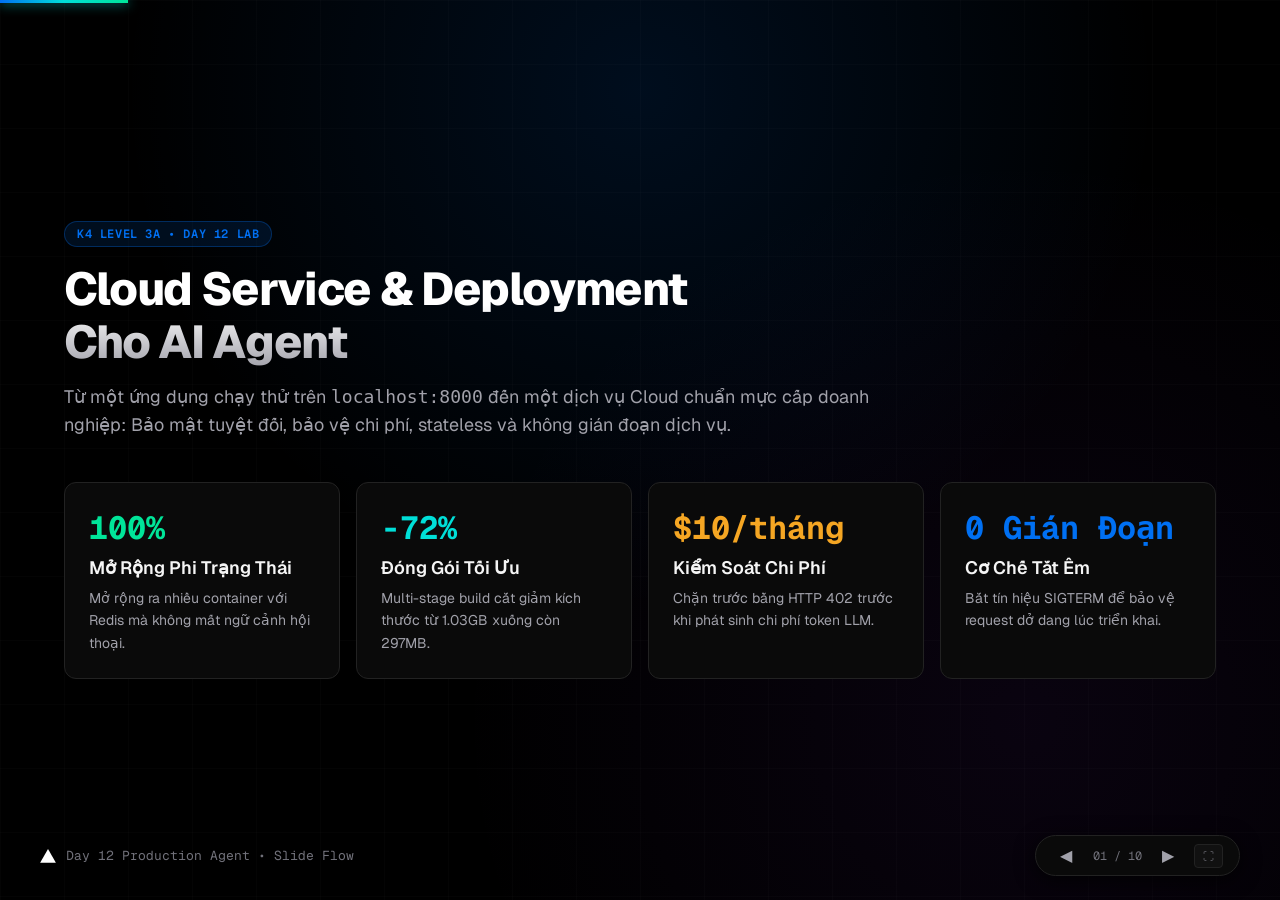
<file: slides.html>
<!DOCTYPE html>
<html lang="vi">
<head>
  <meta charset="UTF-8">
  <meta name="viewport" content="width=device-width, initial-scale=1.0">
  <title>Slide Thuyết Trình: Day 12 — Cloud Service & Deployment</title>
  <link rel="preconnect" href="https://fonts.googleapis.com">
  <link rel="preconnect" href="https://fonts.gstatic.com" crossorigin>
  <link href="https://fonts.googleapis.com/css2?family=Geist+Mono:wght@400;500;600&family=Geist:wght@300;400;500;600;700;800;900&display=swap" rel="stylesheet">
  <style>
    :root {
      --bg: #000000;
      --card-bg: #0a0a0a;
      --card-surface: #111111;
      --border: #222222;
      --border-glow: #333333;
      
      --text-main: #f5f5f5;
      --text-sub: #a1a1aa;
      --text-muted: #71717a;

      --blue: #0070f3;
      --cyan: #00dfd8;
      --green: #00e599;
      --amber: #f5a623;
      --red: #ff0055;
      --purple: #7928ca;

      --font-sans: 'Geist', -apple-system, BlinkMacSystemFont, 'Segoe UI', Roboto, sans-serif;
      --font-mono: 'Geist Mono', 'Fira Code', monospace;
    }

    * {
      box-sizing: border-box;
      margin: 0;
      padding: 0;
    }

    body {
      background: var(--bg);
      color: var(--text-main);
      font-family: var(--font-sans);
      overflow: hidden;
      height: 100vh;
      width: 100vw;
      user-select: none;
      -webkit-font-smoothing: antialiased;
    }

    /* Ambient lighting */
    .ambient-bg {
      position: fixed;
      top: 0;
      left: 0;
      width: 100%;
      height: 100%;
      background: 
        radial-gradient(circle at 50% 10%, rgba(0, 112, 243, 0.12) 0%, transparent 50%),
        radial-gradient(circle at 80% 80%, rgba(121, 40, 202, 0.08) 0%, transparent 45%),
        linear-gradient(to right, rgba(255, 255, 255, 0.015) 1px, transparent 1px),
        linear-gradient(to bottom, rgba(255, 255, 255, 0.015) 1px, transparent 1px);
      background-size: 100% 100%, 100% 100%, 64px 64px, 64px 64px;
      pointer-events: none;
      z-index: 0;
    }

    /* Top Progress Bar */
    .top-progress {
      position: fixed;
      top: 0;
      left: 0;
      height: 3px;
      background: linear-gradient(90deg, var(--blue), var(--cyan), var(--green));
      width: 0%;
      transition: width 350ms cubic-bezier(0.4, 0, 0.2, 1);
      z-index: 100;
      box-shadow: 0 0 12px var(--cyan);
    }

    /* Slide Deck Container */
    .deck-container {
      position: relative;
      width: 100%;
      height: 100%;
      z-index: 1;
      display: flex;
      align-items: center;
      justify-content: center;
    }

    .slide {
      position: absolute;
      width: 90%;
      max-width: 1200px;
      height: 85%;
      display: flex;
      flex-direction: column;
      justify-content: center;
      opacity: 0;
      pointer-events: none;
      transform: scale(0.96) translateY(20px);
      transition: all 400ms cubic-bezier(0.16, 1, 0.3, 1);
    }

    .slide.active {
      opacity: 1;
      pointer-events: auto;
      transform: scale(1) translateY(0);
    }

    /* Slide header tags */
    .slide-badge {
      display: inline-flex;
      align-items: center;
      gap: 6px;
      padding: 4px 12px;
      border-radius: 9999px;
      font-size: 12px;
      font-weight: 600;
      text-transform: uppercase;
      letter-spacing: 0.05em;
      margin-bottom: 16px;
      width: fit-content;
      font-family: var(--font-mono);
    }

    .slide-badge.blue {
      background: rgba(0, 112, 243, 0.12);
      color: var(--blue);
      border: 1px solid rgba(0, 112, 243, 0.3);
    }
    .slide-badge.green {
      background: rgba(0, 229, 153, 0.12);
      color: var(--green);
      border: 1px solid rgba(0, 229, 153, 0.3);
    }
    .slide-badge.amber {
      background: rgba(245, 166, 35, 0.12);
      color: var(--amber);
      border: 1px solid rgba(245, 166, 35, 0.3);
    }
    .slide-badge.red {
      background: rgba(255, 0, 85, 0.12);
      color: var(--red);
      border: 1px solid rgba(255, 0, 85, 0.3);
    }
    .slide-badge.purple {
      background: rgba(121, 40, 202, 0.12);
      color: var(--purple);
      border: 1px solid rgba(121, 40, 202, 0.3);
    }

    h1.slide-title {
      font-size: 46px;
      font-weight: 800;
      letter-spacing: -0.03em;
      line-height: 1.15;
      margin-bottom: 14px;
      background: linear-gradient(180deg, #ffffff 40%, #a1a1aa 100%);
      -webkit-background-clip: text;
      -webkit-text-fill-color: transparent;
    }

    p.slide-subtitle {
      font-size: 18px;
      color: var(--text-sub);
      max-width: 850px;
      line-height: 1.6;
      margin-bottom: 32px;
    }

    /* Grid cards inside slides */
    .grid-2 {
      display: grid;
      grid-template-columns: 1fr 1fr;
      gap: 20px;
    }
    .grid-3 {
      display: grid;
      grid-template-columns: repeat(3, 1fr);
      gap: 20px;
    }
    .grid-4 {
      display: grid;
      grid-template-columns: repeat(4, 1fr);
      gap: 16px;
    }

    .key-card {
      background: var(--card-bg);
      border: 1px solid var(--border);
      border-radius: 12px;
      padding: 24px;
      transition: all 250ms ease;
      position: relative;
      overflow: hidden;
    }

    .key-card:hover {
      border-color: var(--border-glow);
      transform: translateY(-2px);
      box-shadow: 0 10px 30px rgba(0,0,0,0.5);
    }

    .key-card h3 {
      font-size: 18px;
      font-weight: 600;
      margin-bottom: 8px;
      display: flex;
      align-items: center;
      gap: 8px;
    }

    .key-card p {
      font-size: 14px;
      color: var(--text-sub);
      line-height: 1.6;
    }

    .card-stat {
      font-size: 32px;
      font-weight: 700;
      font-family: var(--font-mono);
      margin-bottom: 8px;
    }

    /* Flow diagram pills */
    .flow-chain {
      display: flex;
      align-items: center;
      gap: 12px;
      flex-wrap: wrap;
      margin: 24px 0;
      padding: 20px;
      background: var(--card-surface);
      border: 1px solid var(--border);
      border-radius: 12px;
    }

    .flow-node {
      background: #000;
      border: 1px solid var(--border);
      padding: 10px 16px;
      border-radius: 8px;
      font-size: 13px;
      font-weight: 500;
      display: flex;
      flex-direction: column;
      gap: 2px;
    }

    .flow-node strong {
      color: #fff;
    }

    .flow-node span {
      font-size: 11px;
      color: var(--text-muted);
      font-family: var(--font-mono);
    }

    .flow-arrow {
      color: var(--blue);
      font-weight: bold;
      font-size: 18px;
    }

    /* Code snippet box */
    .code-box {
      background: #050505;
      border: 1px solid var(--border);
      border-radius: 8px;
      padding: 16px;
      font-family: var(--font-mono);
      font-size: 13px;
      color: #cfcfcf;
      line-height: 1.6;
      overflow-x: auto;
    }

    .code-box .kw { color: #ff7b72; font-weight: 600; }
    .code-box .fn { color: #d2a8ff; }
    .code-box .str { color: #a5d6ff; }
    .code-box .cm { color: #8b949e; font-style: italic; }
    .code-box .val { color: #79c0ff; }

    /* Footer & Controls */
    .deck-footer {
      position: fixed;
      bottom: 24px;
      left: 0;
      right: 0;
      padding: 0 40px;
      display: flex;
      justify-content: space-between;
      align-items: center;
      z-index: 50;
      pointer-events: none;
    }

    .deck-footer * {
      pointer-events: auto;
    }

    .footer-brand {
      display: flex;
      align-items: center;
      gap: 10px;
      font-size: 13px;
      color: var(--text-muted);
      font-family: var(--font-mono);
    }

    .footer-brand svg {
      fill: #fff;
      width: 16px;
      height: 14px;
    }

    .nav-controls {
      display: flex;
      align-items: center;
      gap: 12px;
      background: var(--card-bg);
      border: 1px solid var(--border);
      border-radius: 9999px;
      padding: 6px 16px;
      box-shadow: 0 4px 20px rgba(0,0,0,0.8);
    }

    .btn-nav {
      background: transparent;
      border: none;
      color: var(--text-sub);
      cursor: pointer;
      font-size: 16px;
      padding: 4px 8px;
      border-radius: 4px;
      transition: all 150ms ease;
      display: flex;
      align-items: center;
    }

    .btn-nav:hover {
      color: #fff;
      background: #1a1a1a;
    }

    .slide-counter {
      font-size: 12px;
      font-family: var(--font-mono);
      color: var(--text-muted);
      min-width: 50px;
      text-align: center;
    }

    .btn-fs {
      font-size: 11px;
      font-family: var(--font-mono);
      padding: 4px 8px;
      background: #111;
      border: 1px solid var(--border);
      border-radius: 4px;
      color: var(--text-muted);
      cursor: pointer;
    }

    .btn-fs:hover {
      color: #fff;
    }
  </style>
</head>
<body>
  <div class="ambient-bg"></div>
  <div class="top-progress" id="progressBar"></div>

  <div class="deck-container">
    <!-- ══════════════════════════════════════════════════════════════
         SLIDE 1: HERO / TITLE
         ══════════════════════════════════════════════════════════════ -->
    <section class="slide active" data-index="1">
      <div class="slide-badge blue">K4 Level 3A • Day 12 Lab</div>
      <h1 class="slide-title">Cloud Service & Deployment<br>Cho AI Agent</h1>
      <p class="slide-subtitle">
        Từ một ứng dụng chạy thử trên <code>localhost:8000</code> đến một dịch vụ Cloud chuẩn mực cấp doanh nghiệp: Bảo mật tuyệt đối, bảo vệ chi phí, stateless và không gián đoạn dịch vụ.
      </p>

      <div class="grid-4" style="margin-top: 10px;">
        <div class="key-card">
          <div class="card-stat" style="color: var(--green);">100%</div>
          <h3>Mở Rộng Phi Trạng Thái</h3>
          <p>Mở rộng ra nhiều container với Redis mà không mất ngữ cảnh hội thoại.</p>
        </div>
        <div class="key-card">
          <div class="card-stat" style="color: var(--cyan);">-72%</div>
          <h3>Đóng Gói Tối Ưu</h3>
          <p>Multi-stage build cắt giảm kích thước từ 1.03GB xuống còn 297MB.</p>
        </div>
        <div class="key-card">
          <div class="card-stat" style="color: var(--amber);">$10/tháng</div>
          <h3>Kiểm Soát Chi Phí</h3>
          <p>Chặn trước bằng HTTP 402 trước khi phát sinh chi phí token LLM.</p>
        </div>
        <div class="key-card">
          <div class="card-stat" style="color: var(--blue);">0 Gián Đoạn</div>
          <h3>Cơ Chế Tắt Êm</h3>
          <p>Bắt tín hiệu SIGTERM để bảo vệ request dở dang lúc triển khai.</p>
        </div>
      </div>
    </section>

    <!-- ══════════════════════════════════════════════════════════════
         SLIDE 2: THE 5 DISASTERS (PROBLEM STATEMENT)
         ══════════════════════════════════════════════════════════════ -->
    <section class="slide" data-index="2">
      <div class="slide-badge red">Thách Thức Thực Tế</div>
      <h1 class="slide-title">5 "Cái Bẫy Chết Người" Khi Đưa Agent Lên Cloud</h1>
      <p class="slide-subtitle">
        Tại sao bê nguyên code từ máy tính cá nhân lên Cloud lại khiến 90% dự án AI Agent bị sập trong tuần đầu tiên?
      </p>

      <div class="grid-3">
        <div class="key-card">
          <h3 style="color: var(--red);">1. Hóa Đơn Tiền Triệu (Billing Shock)</h3>
          <p>LLM tính tiền theo từng token. Mở API không bảo vệ ra mạng là mồi ngon cho botnet spam hàng vạn câu hỏi làm vỡ ngân sách trong vài phút.</p>
        </div>
        <div class="key-card">
          <h3 style="color: var(--amber);">2. Rò Rỉ Chìa Khóa (Secret Leaks)</h3>
          <p>Lưu key trong code hay trong Docker image khiến chìa khóa lọt lên GitHub / Registry công khai ngay khi push.</p>
        </div>
        <div class="key-card">
          <h3 style="color: var(--purple);">3. Mất Trí Nhớ Khi Scale (Amnesia)</h3>
          <p>Lưu lịch sử hội thoại trong RAM của Python. Khi chạy 3 server, câu hỏi 1 vào Máy A, câu 2 vào Máy B làm Agent ngơ ngác không biết khách hỏi gì.</p>
        </div>
        <div class="key-card">
          <h3 style="color: var(--cyan);">4. Sập Dây Chuyền (Cascading Crash)</h3>
          <p>Gộp kiểm tra Redis vào Liveness Probe. Redis lag 10 giây làm Cloud tưởng app chết, tự động restart toàn bộ container.</p>
        </div>
        <div class="key-card">
          <h3 style="color: var(--blue);">5. Rớt Khách Khi Deploy (Downtime)</h3>
          <p>Deploy bản mới 'giết' ngay container cũ. Người dùng đang nhận câu trả lời dở dang lập tức bị văng lỗi 502 Bad Gateway.</p>
        </div>
        <div class="key-card" style="border-color: rgba(0, 229, 153, 0.4); background: rgba(0, 229, 153, 0.03);">
          <h3 style="color: var(--green);">Mục Tiêu Bài Lab</h3>
          <p>Xây dựng hệ thống giải quyết triệt để 5 vấn đề trên theo kiến trúc <strong>12-Factor App & Cloud-Native Resilience</strong>.</p>
        </div>
      </div>
    </section>

    <!-- ══════════════════════════════════════════════════════════════
         SLIDE 3: END-TO-END REQUEST LIFECYCLE
         ══════════════════════════════════════════════════════════════ -->
    <section class="slide" data-index="3">
      <div class="slide-badge cyan">Luồng Kiến Trúc Tổng Thể</div>
      <h1 class="slide-title">Vòng Đời Của Một Request Tới Endpoint /ask</h1>
      <p class="slide-subtitle">
        Mọi request đều trải qua một dây chuyền kiểm soát đa tầng nghiêm ngặt trước khi chạm tới mô hình LLM.
      </p>

      <div class="flow-chain">
        <div class="flow-node">
          <strong>1. Client Request</strong>
          <span>Header X-API-Key</span>
        </div>
        <div class="flow-arrow">➔</div>
        <div class="flow-node" style="border-color: var(--red);">
          <strong>2. Verify Auth</strong>
          <span>Constant-time (401)</span>
        </div>
        <div class="flow-arrow">➔</div>
        <div class="flow-node" style="border-color: var(--amber);">
          <strong>3. Rate Limiter</strong>
          <span>Sliding Window 60s (429)</span>
        </div>
        <div class="flow-arrow">➔</div>
        <div class="flow-node" style="border-color: var(--purple);">
          <strong>4. Cost Guard</strong>
          <span>Check Budget USD (402)</span>
        </div>
        <div class="flow-arrow">➔</div>
        <div class="flow-node" style="border-color: var(--blue);">
          <strong>5. Redis Memory</strong>
          <span>Get History by user_id</span>
        </div>
        <div class="flow-arrow">➔</div>
        <div class="flow-node" style="border-color: var(--cyan);">
          <strong>6. Call LLM</strong>
          <span>Prompt + History</span>
        </div>
        <div class="flow-arrow">➔</div>
        <div class="flow-node" style="border-color: var(--green);">
          <strong>7. Record & Log</strong>
          <span>Redis append x2 + JSON</span>
        </div>
      </div>

      <div class="grid-2">
        <div class="key-card">
          <h3 style="color: var(--cyan);">Quy Tắc: Chặn Trước — Gọi Sau</h3>
          <p>Tiền mất ở bước gọi LLM. Nếu chặn sau khi gọi mô hình thì bạn vừa phải trả tiền token cho OpenAI vừa phải trả mã lỗi cho khách hàng.</p>
        </div>
        <div class="key-card">
          <h3 style="color: var(--green);">Đơn Vị Định Danh: User ID</h3>
          <p>Mỗi khách hàng được cấp một hạn mức Rate Limit và một ngân sách Cost Guard riêng biệt, không ai ảnh hưởng đến ai.</p>
        </div>
      </div>
    </section>

    <!-- ══════════════════════════════════════════════════════════════
         SLIDE 4: CP1 — CONFIG & LOGGING
         ══════════════════════════════════════════════════════════════ -->
    <section class="slide" data-index="4">
      <div class="slide-badge blue">Checkpoint 1</div>
      <h1 class="slide-title">12-Factor Config & Structured Logging</h1>
      <p class="slide-subtitle">
        Cấu hình không bao giờ nằm trong code và log phải được sinh ra cho máy móc đọc.
      </p>

      <div class="grid-2">
        <div class="key-card">
          <h3>Fail-Fast Configuration</h3>
          <p style="margin-bottom: 12px;">Dùng <code>pydantic-settings</code> tự động nạp từ biến môi trường. Khóa <code>agent_api_key</code> bắt buộc không có giá trị mặc định.</p>
          <div class="code-box">
<span class="kw">class</span> <span class="fn">Settings</span>(BaseSettings):
    port: <span class="val">int</span> = 8000
    agent_api_key: <span class="val">str</span>  <span class="cm"># KHÔNG mặc định</span>
    redis_url: <span class="val">str</span> = <span class="str">"redis://..."</span>
          </div>
          <p style="font-size: 12px; margin-top: 8px; color: var(--amber);">
            ★ Thà app crash ngay lúc deploy còn hơn chạy với key mặc định "changeme".
          </p>
        </div>

        <div class="key-card">
          <h3>Single-Line Structured JSON Log</h3>
          <p style="margin-bottom: 12px;">Thay thế hoàn toàn <code>print()</code> bằng JSON log một dòng trên stdout để các hệ thống Datadog/Loki dễ dàng phân tích.</p>
          <div class="code-box">
{
  <span class="str">"event"</span>: <span class="str">"ask_completed"</span>,
  <span class="str">"level"</span>: <span class="str">"info"</span>,
  <span class="str">"timestamp"</span>: <span class="str">"2026-09-28T08:37:53Z"</span>,
  <span class="str">"user_id"</span>: <span class="str">"sv01"</span>,
  <span class="str">"cost_usd"</span>: <span class="val">0.00012</span>
}
          </div>
          <p style="font-size: 12px; margin-top: 8px; color: var(--green);">
            ★ Cho phép truy vấn: "User nào tiêu nhiều tiền nhất 1 giờ qua?".
          </p>
        </div>
      </div>
    </section>

    <!-- ══════════════════════════════════════════════════════════════
         SLIDE 5: CP2 — DOCKER MULTI-STAGE
         ══════════════════════════════════════════════════════════════ -->
    <section class="slide" data-index="5">
      <div class="slide-badge cyan">Checkpoint 2</div>
      <h1 class="slide-title">Đóng Gói Docker Chuẩn Production</h1>
      <p class="slide-subtitle">
        Tối ưu kích thước image, tăng tốc build với layer cache và loại bỏ hoàn toàn quyền root.
      </p>

      <div class="grid-3">
        <div class="key-card">
          <div class="card-stat" style="color: var(--cyan);">297 MB</div>
          <h3>Multi-stage Build</h3>
          <p>Stage <code>builder</code> cài dependency và biên dịch, stage <code>runtime</code> dùng <code>python:3.11-slim</code> chỉ copy thư viện sang. Giảm hơn 700MB rác build.</p>
        </div>

        <div class="key-card">
          <div class="card-stat" style="color: var(--green);">&lt; 1s</div>
          <h3>Layer Cache Optimization</h3>
          <p>Đặt <code>COPY requirements.txt</code> và <code>RUN pip install</code> lên trước <code>COPY . .</code>. Sửa code ứng dụng không phải tải lại toàn bộ thư viện.</p>
        </div>

        <div class="key-card">
          <div class="card-stat" style="color: var(--amber);">UID 10001</div>
          <h3>Non-Root Security</h3>
          <p>Tạo và chuyển sang <code>USER appuser</code>. Nếu kẻ tấn công khai thác được RCE trong code Python thì cũng không thể chiếm quyền root trên máy host.</p>
        </div>
      </div>

      <div class="key-card" style="margin-top: 20px;">
        <h3>Dynamic $PORT & Docker Compose Stack</h3>
        <p>Lệnh chạy đọc cổng linh hoạt: <code>CMD ["sh", "-c", "uvicorn app.main:app --host 0.0.0.0 --port ${PORT:-8000}"]</code>. File <code>docker-compose.yml</code> liên kết tự động Agent với Redis thông qua mạng nội bộ <code>redis://redis:6379/0</code>.</p>
      </div>
    </section>

    <!-- ══════════════════════════════════════════════════════════════
         SLIDE 6: CP3 — SECURITY & COST GUARD
         ══════════════════════════════════════════════════════════════ -->
    <section class="slide" data-index="6">
      <div class="slide-badge amber">Checkpoint 3</div>
      <h1 class="slide-title">Tấm Khiên Bảo Mật API & Ngân Sách</h1>
      <p class="slide-subtitle">
        Bảo vệ dịch vụ trước timing attack, bot spam tần suất cao và thảm họa vỡ nợ tiền token.
      </p>

      <div class="grid-3">
        <div class="key-card">
          <div class="slide-badge blue" style="margin-bottom:8px;">Auth</div>
          <h3>Constant-time Compare</h3>
          <p>Sử dụng <code>secrets.compare_digest</code> thay cho <code>==</code>. Toán tử thông thường dừng ở ký tự sai đầu tiên, khiến hacker đo được thời gian CPU phản hồi để dò khóa.</p>
        </div>

        <div class="key-card">
          <div class="slide-badge amber" style="margin-bottom:8px;">Rate Limit</div>
          <h3>Sliding Window (60s)</h3>
          <p>Dùng Redis Sorted Set (ZSET) với timestamp làm score. Loại bỏ entry cũ hơn 60s. Khắc phục hoàn toàn lỗi gửi 20 request trong 2 giây (giây :59 và :00) của bộ đếm phút.</p>
        </div>

        <div class="key-card">
          <div class="slide-badge red" style="margin-bottom:8px;">Cost Guard</div>
          <h3>Monthly Budget Guard</h3>
          <p>Cộng dồn chi phí USD theo tháng bằng <code>incrbyfloat</code>. Nếu vượt ngân sách $10/tháng, chặn lập tức với mã <strong>HTTP 402 Payment Required</strong> trước khi gọi LLM.</p>
        </div>
      </div>

      <div class="flow-chain" style="margin-top: 20px;">
        <span style="font-size: 13px; font-weight: 600; color: #fff;">Mã Lỗi Trả Về Chuẩn RESTful:</span>
        <span class="slide-badge red" style="margin: 0;">401 Unauthorized</span>
        <span class="slide-badge amber" style="margin: 0;">429 Too Many Requests</span>
        <span class="slide-badge purple" style="margin: 0;">402 Payment Required</span>
        <span class="slide-badge green" style="margin: 0;">200 OK (Thành công)</span>
      </div>
    </section>

    <!-- ══════════════════════════════════════════════════════════════
         SLIDE 7: CP4 — STATELESS & RELIABILITY
         ══════════════════════════════════════════════════════════════ -->
    <section class="slide" data-index="7">
      <div class="slide-badge purple">Checkpoint 4</div>
      <h1 class="slide-title">Stateless Scaling & Graceful Shutdown</h1>
      <p class="slide-subtitle">
        Khả năng mở rộng quy mô không giới hạn và quy trình tắt server êm dịu, không gián đoạn.
      </p>

      <div class="grid-2">
        <div class="key-card">
          <h3>Stateless Architecture Với Redis</h3>
          <p style="margin-bottom: 10px;">Lịch sử hội thoại được lưu tại Redis List (<code>history:&lt;user_id&gt;</code>). Áp dụng <code>ltrim</code> giữ 20 lượt gần nhất và <code>expire</code> tự dọn sau 7 ngày.</p>
          <p style="color: var(--cyan); font-size: 13px;">
            ✔ Bật 3 hay 100 container thì người dùng vẫn nói chuyện liền mạch khi chuyển máy chủ.
          </p>
        </div>

        <div class="key-card">
          <h3>Phân Tách Liveness vs Readiness</h3>
          <ul style="font-size: 13px; color: var(--text-sub); list-style: none; display: flex; flex-direction: column; gap: 8px;">
            <li><strong style="color: var(--green);">/health (Liveness):</strong> Process còn sống không? KHÔNG kiểm tra Redis. (Tránh restart cụm container khi DB lag).</li>
            <li><strong style="color: var(--blue);">/ready (Readiness):</strong> Đã kết nối được Redis chưa? Kiểm tra <code>store.ping()</code> để nhận traffic.</li>
          </ul>
        </div>
      </div>

      <div class="key-card" style="margin-top: 20px;">
        <h3 style="color: var(--amber);">Graceful Shutdown (Bắt Tín Hiệu SIGTERM)</h3>
        <p>Khi deploy bản mới, container nhận <code>SIGTERM</code> ➔ bật cờ <code>shutting_down = True</code> ➔ `/health` và `/ready` trả về HTTP 503 để load balancer ngừng đẩy khách mới vào ➔ server trả lời nốt các câu hỏi đang dang dở ➔ thoát an toàn (Zero-downtime).</p>
      </div>
    </section>

    <!-- ══════════════════════════════════════════════════════════════
         SLIDE 8: CP5 & CI/CD PIPELINE
         ══════════════════════════════════════════════════════════════ -->
    <section class="slide" data-index="8">
      <div class="slide-badge green">Checkpoint 5 & Bonus</div>
      <h1 class="slide-title">Cloud Deployment & CI/CD Pipeline</h1>
      <p class="slide-subtitle">
        Triển khai tự động hóa qua GitHub Actions lên môi trường Cloud thực tế (Render / Railway).
      </p>

      <div class="flow-chain">
        <div class="flow-node">
          <strong>1. git push</strong>
          <span>Nhánh main / PR</span>
        </div>
        <div class="flow-arrow">➔</div>
        <div class="flow-node" style="border-color: var(--blue);">
          <strong>2. Job Test (CI)</strong>
          <span>Chạy pytest tự động</span>
        </div>
        <div class="flow-arrow">➔</div>
        <div class="flow-node" style="border-color: var(--cyan);">
          <strong>3. Job Build</strong>
          <span>Build Docker Image</span>
        </div>
        <div class="flow-arrow">➔</div>
        <div class="flow-node" style="border-color: var(--green);">
          <strong>4. Job Deploy (CD)</strong>
          <span>Cổng kiểm soát needs: [test]</span>
        </div>
        <div class="flow-arrow">➔</div>
        <div class="flow-node" style="border-color: var(--purple);">
          <strong>5. Production</strong>
          <span>Render / Railway HTTPS</span>
        </div>
      </div>

      <div class="grid-3" style="margin-top: 10px;">
        <div class="key-card">
          <h3>render.yaml Blueprint</h3>
          <p>Tự động khởi tạo đồng thời Web Service Docker và Redis Service miễn phí, kết nối qua biến nội bộ <code>REDIS_URL</code>.</p>
        </div>
        <div class="key-card">
          <h3>Cổng Chất Lượng (Quality Gate)</h3>
          <p>Cấu hình <code>needs: [test, build]</code>. Bất kỳ bài test nào bị đỏ, GitHub Actions lập tức dừng lại, ngăn code lỗi lên Production.</p>
        </div>
        <div class="key-card">
          <h3>Bảo Mật CI/CD Token</h3>
          <p>Tuyệt đối không hardcode token trong YAML. Sử dụng <code>${{ secrets.DEPLOY_TOKEN }}</code> và ghim phiên bản action <code>@v4</code>.</p>
        </div>
      </div>
    </section>

    <!-- ══════════════════════════════════════════════════════════════
         SLIDE 9: SUMMARY & DEMO PREVIEW
         ══════════════════════════════════════════════════════════════ -->
    <section class="slide" data-index="9">
      <div class="slide-badge green">Tổng Kết Thành Tựu</div>
      <h1 class="slide-title">Bảng Điểm & Demo Hoàn Hảo</h1>
      <p class="slide-subtitle">
        Dự án đã hoàn thành toàn diện 100% mục tiêu của bài lab và tích hợp sẵn Dashboard giao diện Vercel.
      </p>

      <div class="grid-2">
        <div class="key-card" style="border-color: rgba(0, 229, 153, 0.4);">
          <h3 style="color: var(--green);">Kết Quả Kiểm Thử (grade.py)</h3>
          <ul style="font-size: 14px; color: var(--text-sub); list-style: none; display: flex; flex-direction: column; gap: 8px; margin-top: 10px;">
            <li>✔ <strong>CP1 (Config & Health):</strong> 13/13 test pass (15/15 đ)</li>
            <li>✔ <strong>CP2 (Docker & Compose):</strong> 16/16 test pass (15/15 đ)</li>
            <li>✔ <strong>CP3 (Security & Cost):</strong> 22/22 test pass (20/20 đ)</li>
            <li>✔ <strong>CP4 (Scaling & Shutdown):</strong> 19/19 test pass (20/20 đ)</li>
            <li>✔ <strong>Exercises (Phiếu phản ánh):</strong> 10/10 câu hoàn thành (15/15 đ)</li>
            <li style="color: #fff; font-weight: 600; border-top: 1px solid var(--border); padding-top: 8px;">
              ➔ TỔNG ĐIỂM: 85.0 / 85.0 (100% ĐIỂM BẮT BUỘC)
            </li>
          </ul>
        </div>

        <div class="key-card">
          <h3 style="color: var(--cyan);">Vercel UI Dashboard Tích Hợp</h3>
          <p style="margin-bottom: 12px;">Đã xây dựng sẵn giao diện Dark Mode chuẩn Vercel kết nối trực tiếp backend tại <code>http://localhost:8085/</code>:</p>
          <ul style="font-size: 13px; color: var(--text-sub); display: flex; flex-direction: column; gap: 6px; padding-left: 20px;">
            <li>Agent chat tương tác thời gian thực kèm đo token và chi phí.</li>
            <li>Nút mô phỏng bắn 12 request để kích hoạt Sliding Window 429.</li>
            <li>Cửa sổ Terminal stream log JSON có cấu trúc thời gian thực.</li>
            <li>Theo dõi Liveness và Readiness Probes.</li>
          </ul>
        </div>
      </div>
    </section>

    <!-- ══════════════════════════════════════════════════════════════
         SLIDE 10: CLOSING & Q&A
         ══════════════════════════════════════════════════════════════ -->
    <section class="slide" data-index="10">
      <div class="slide-badge blue">Q & A Session</div>
      <h1 class="slide-title">Cảm Ơn Thầy Cô Và Các Bạn!</h1>
      <p class="slide-subtitle">
        Hệ thống AI Agent hiện tại đã hoàn toàn sẵn sàng cho môi trường Production thực tế. Em rất sẵn lòng giải đáp mọi câu hỏi phản biện.
      </p>

      <div class="grid-3" style="margin-top: 20px;">
        <div class="key-card">
          <h3 style="color: var(--blue);">Họ Và Tên</h3>
          <p style="font-size: 18px; color: #fff; font-weight: 600;">Võ Minh Quân</p>
          <span style="font-size: 12px; color: var(--text-muted);">Mã HV: HV-DAY12</span>
        </div>
        <div class="key-card">
          <h3 style="color: var(--cyan);">Repository</h3>
          <p style="font-size: 13px; font-family: var(--font-mono); color: #fff;">K4-L3A-Cloud-Service-And-Deployment</p>
          <span style="font-size: 12px; color: var(--green);">Branch: main (Clean)</span>
        </div>
        <div class="key-card">
          <h3 style="color: var(--green);">Ready for Live Demo</h3>
          <p style="font-size: 14px; color: #fff;">Server đang chạy trên cổng <strong>8085</strong></p>
          <span style="font-size: 12px; color: var(--text-muted);">Sẵn sàng test trực tiếp</span>
        </div>
      </div>
    </section>
  </div>

  <!-- ══════════════════════════════════════════════════════════════
       FOOTER & KEYBOARD / BUTTON CONTROLS
       ══════════════════════════════════════════════════════════════ -->
  <footer class="deck-footer">
    <div class="footer-brand">
      <svg viewBox="0 0 75 65"><path d="M37.59.25l36.95 64H.64l36.95-64z"></path></svg>
      <span>Day 12 Production Agent • Slide Flow</span>
    </div>

    <div class="nav-controls">
      <button class="btn-nav" id="prevBtn" title="Phím mũi tên Trái">◀</button>
      <div class="slide-counter" id="counterText">01 / 10</div>
      <button class="btn-nav" id="nextBtn" title="Phím mũi tên Phải / Phím Cách">▶</button>
      <button class="btn-fs" id="fsBtn" title="Toàn màn hình (F)">⛶</button>
    </div>
  </footer>

  <script>
    document.addEventListener('DOMContentLoaded', () => {
      const slides = document.querySelectorAll('.slide');
      const progressBar = document.getElementById('progressBar');
      const counterText = document.getElementById('counterText');
      const prevBtn = document.getElementById('prevBtn');
      const nextBtn = document.getElementById('nextBtn');
      const fsBtn = document.getElementById('fsBtn');

      let currentSlide = 0;
      const totalSlides = slides.length;

      function updateSlide(index) {
        if (index < 0) index = 0;
        if (index >= totalSlides) index = totalSlides - 1;
        currentSlide = index;

        slides.forEach((s, idx) => {
          s.classList.toggle('active', idx === currentSlide);
        });

        // Progress bar
        const progress = ((currentSlide + 1) / totalSlides) * 100;
        progressBar.style.width = `${progress}%`;

        // Counter text
        const curStr = String(currentSlide + 1).padStart(2, '0');
        const totStr = String(totalSlides).padStart(2, '0');
        counterText.textContent = `${curStr} / ${totStr}`;
      }

      function nextSlide() {
        if (currentSlide < totalSlides - 1) updateSlide(currentSlide + 1);
      }

      function prevSlide() {
        if (currentSlide > 0) updateSlide(currentSlide - 1);
      }

      nextBtn.addEventListener('click', nextSlide);
      prevBtn.addEventListener('click', prevSlide);

      // Keyboard Controls
      document.addEventListener('keydown', (e) => {
        if (e.key === 'ArrowRight' || e.key === ' ' || e.key === 'PageDown') {
          e.preventDefault();
          nextSlide();
        } else if (e.key === 'ArrowLeft' || e.key === 'PageUp') {
          e.preventDefault();
          prevSlide();
        } else if (e.key.toLowerCase() === 'f') {
          toggleFullscreen();
        } else if (e.key === 'Home') {
          updateSlide(0);
        } else if (e.key === 'End') {
          updateSlide(totalSlides - 1);
        }
      });

      // Fullscreen
      function toggleFullscreen() {
        if (!document.fullscreenElement) {
          document.documentElement.requestFullscreen().catch(() => {});
        } else {
          document.exitFullscreen().catch(() => {});
        }
      }

      fsBtn.addEventListener('click', toggleFullscreen);

      // Touch swipes for mobile/tablets
      let touchStartX = 0;
      document.addEventListener('touchstart', (e) => {
        touchStartX = e.changedTouches[0].screenX;
      }, { passive: true });

      document.addEventListener('touchend', (e) => {
        const touchEndX = e.changedTouches[0].screenX;
        if (touchStartX - touchEndX > 50) nextSlide();
        if (touchEndX - touchStartX > 50) prevSlide();
      }, { passive: true });

      // Init
      updateSlide(0);
    });
  </script>
</body>
</html>
</file>
